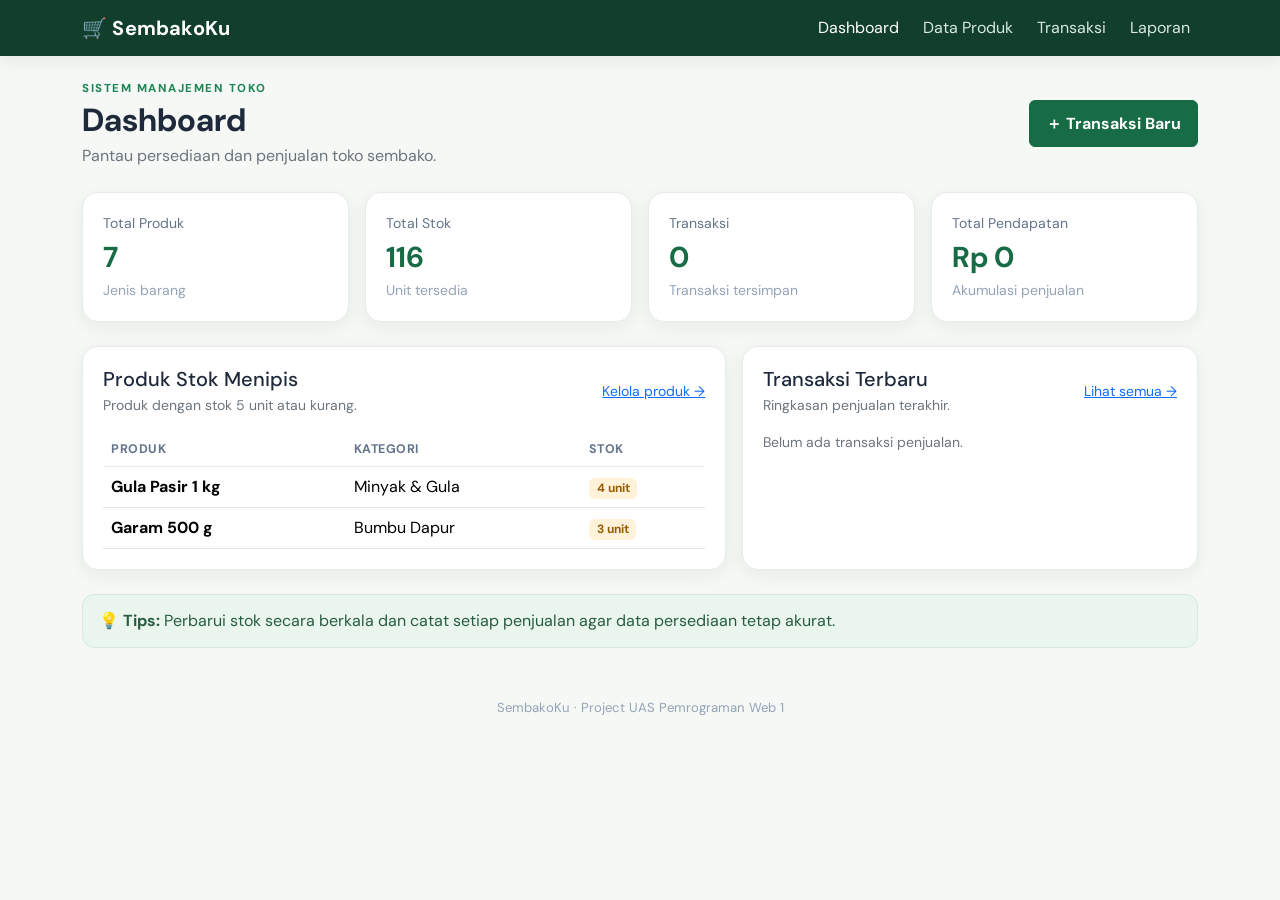
<file: index.html>
<!doctype html>
<html lang="id">
<head>
  <meta charset="utf-8"><meta name="viewport" content="width=device-width, initial-scale=1">
  <title>SembakoKu | Dashboard</title>
  <link href="https://cdn.jsdelivr.net/npm/bootstrap@5.3.3/dist/css/bootstrap.min.css" rel="stylesheet">
  <link rel="stylesheet" href="assets/style.css">
</head>
<body data-page="dashboard">
<nav class="navbar navbar-expand-lg navbar-dark app-nav">
  <div class="container"><a class="navbar-brand fw-bold" href="index.html">🛒 SembakoKu</a>
    <button class="navbar-toggler" data-bs-toggle="collapse" data-bs-target="#nav"><span class="navbar-toggler-icon"></span></button>
    <div class="collapse navbar-collapse" id="nav"><ul class="navbar-nav ms-auto">
      <li class="nav-item"><a class="nav-link active" href="index.html">Dashboard</a></li>
      <li class="nav-item"><a class="nav-link" href="produk.html">Data Produk</a></li>
      <li class="nav-item"><a class="nav-link" href="transaksi.html">Transaksi</a></li>
      <li class="nav-item"><a class="nav-link" href="laporan.html">Laporan</a></li>
    </ul></div>
  </div>
</nav>
<main class="container py-4">
  <div class="d-flex flex-wrap justify-content-between align-items-center mb-4 gap-2">
    <div><p class="eyebrow mb-1">SISTEM MANAJEMEN TOKO</p><h1 class="h2 fw-bold mb-1">Dashboard</h1><p class="text-secondary mb-0">Pantau persediaan dan penjualan toko sembako.</p></div>
    <a class="btn btn-brand" href="transaksi.html">＋ Transaksi Baru</a>
  </div>
  <section class="row g-3 mb-4">
    <div class="col-sm-6 col-xl-3"><div class="stat-card"><span>Total Produk</span><strong id="statProducts">0</strong><small>Jenis barang</small></div></div>
    <div class="col-sm-6 col-xl-3"><div class="stat-card"><span>Total Stok</span><strong id="statStock">0</strong><small>Unit tersedia</small></div></div>
    <div class="col-sm-6 col-xl-3"><div class="stat-card"><span>Transaksi</span><strong id="statTransactions">0</strong><small>Transaksi tersimpan</small></div></div>
    <div class="col-sm-6 col-xl-3"><div class="stat-card"><span>Total Pendapatan</span><strong id="statRevenue">Rp0</strong><small>Akumulasi penjualan</small></div></div>
  </section>
  <section class="row g-3">
    <div class="col-lg-7"><div class="panel h-100"><div class="panel-heading"><div><h2 class="h5 mb-1">Produk Stok Menipis</h2><p class="text-secondary small mb-0">Produk dengan stok 5 unit atau kurang.</p></div><a href="produk.html" class="small">Kelola produk →</a></div>
      <div class="table-responsive"><table class="table align-middle"><thead><tr><th>Produk</th><th>Kategori</th><th>Stok</th></tr></thead><tbody id="lowStockBody"></tbody></table></div>
    </div></div>
    <div class="col-lg-5"><div class="panel h-100"><div class="panel-heading"><div><h2 class="h5 mb-1">Transaksi Terbaru</h2><p class="text-secondary small mb-0">Ringkasan penjualan terakhir.</p></div><a href="laporan.html" class="small">Lihat semua →</a></div><div id="recentTransactions" class="recent-list"></div></div></div>
  </section>
  <div class="notice mt-4">💡 <strong>Tips:</strong> Perbarui stok secara berkala dan catat setiap penjualan agar data persediaan tetap akurat.</div>
</main>
<footer class="app-footer">SembakoKu · Project UAS Pemrograman Web 1</footer>
<script src="https://cdn.jsdelivr.net/npm/bootstrap@5.3.3/dist/js/bootstrap.bundle.min.js"></script><script src="assets/app.js"></script>
</body></html>
</file>
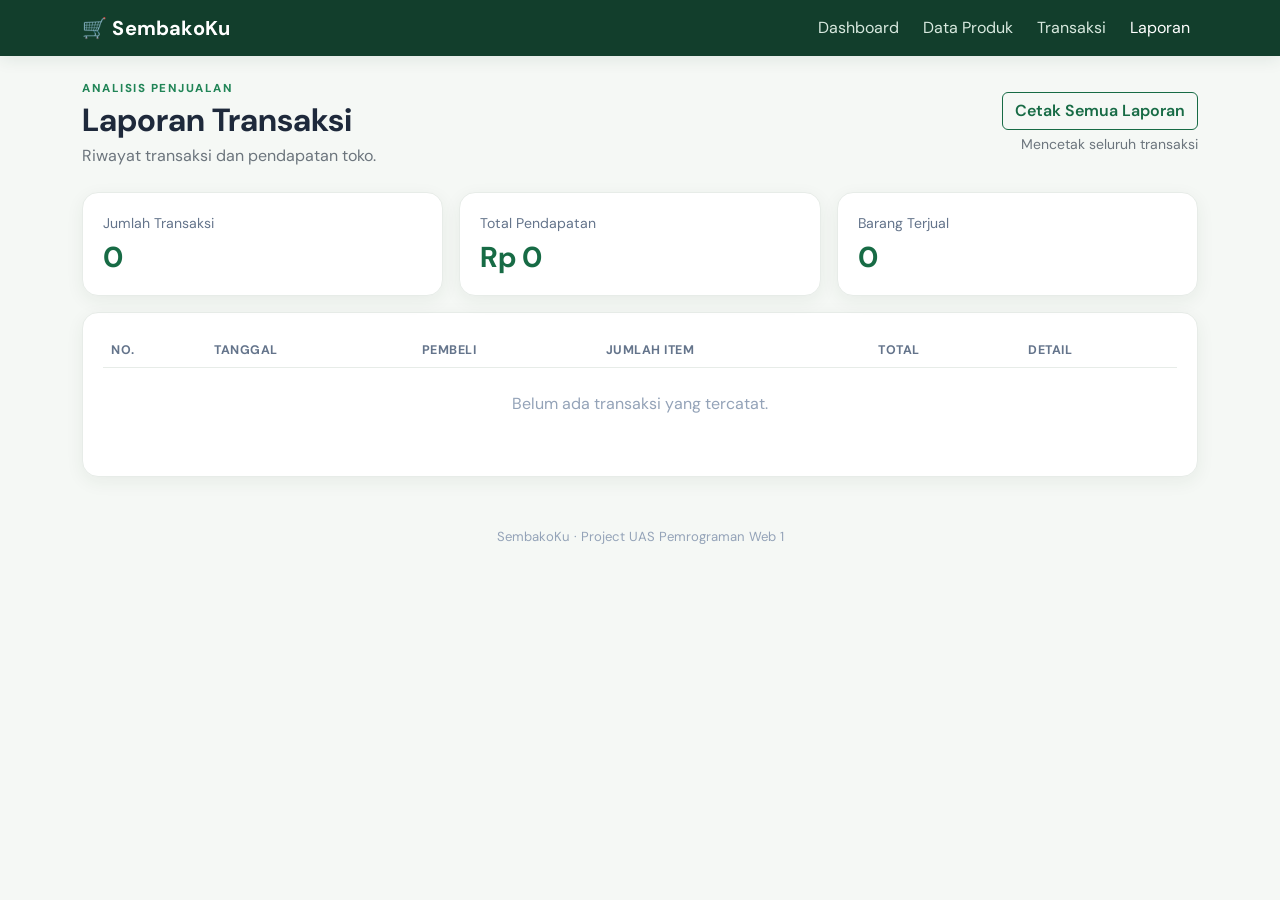
<file: laporan.html>
<!doctype html>
<html lang="id"><head><meta charset="utf-8"><meta name="viewport" content="width=device-width, initial-scale=1"><title>SembakoKu | Laporan</title><link href="https://cdn.jsdelivr.net/npm/bootstrap@5.3.3/dist/css/bootstrap.min.css" rel="stylesheet"><link rel="stylesheet" href="assets/style.css"></head>
<body data-page="laporan"><nav class="navbar navbar-expand-lg navbar-dark app-nav"><div class="container"><a class="navbar-brand fw-bold" href="index.html">🛒 SembakoKu</a><button class="navbar-toggler" data-bs-toggle="collapse" data-bs-target="#nav"><span class="navbar-toggler-icon"></span></button><div class="collapse navbar-collapse" id="nav"><ul class="navbar-nav ms-auto"><li class="nav-item"><a class="nav-link" href="index.html">Dashboard</a></li><li class="nav-item"><a class="nav-link" href="produk.html">Data Produk</a></li><li class="nav-item"><a class="nav-link" href="transaksi.html">Transaksi</a></li><li class="nav-item"><a class="nav-link active" href="laporan.html">Laporan</a></li></ul></div></div></nav>
<main class="container py-4"><div class="d-flex flex-wrap justify-content-between align-items-center gap-2 mb-4"><div><p class="eyebrow mb-1">ANALISIS PENJUALAN</p><h1 class="h2 fw-bold mb-1">Laporan Transaksi</h1><p class="text-secondary mb-0">Riwayat transaksi dan pendapatan toko.</p></div><div class="text-end"><button class="btn btn-outline-brand" id="printReport">Cetak Semua Laporan</button><div class="small text-secondary mt-1">Mencetak seluruh transaksi</div></div></div>
<div class="row g-3 mb-3"><div class="col-md-4"><div class="stat-card"><span>Jumlah Transaksi</span><strong id="reportCount">0</strong></div></div><div class="col-md-4"><div class="stat-card"><span>Total Pendapatan</span><strong id="reportRevenue">Rp0</strong></div></div><div class="col-md-4"><div class="stat-card"><span>Barang Terjual</span><strong id="reportItems">0</strong></div></div></div>
<div class="panel"><div class="table-responsive"><table class="table align-middle"><thead><tr><th>No.</th><th>Tanggal</th><th>Pembeli</th><th>Jumlah Item</th><th>Total</th><th>Detail</th></tr></thead><tbody id="reportTable"></tbody></table></div><p id="emptyReports" class="empty-state d-none">Belum ada transaksi yang tercatat.</p></div></main>
<div class="modal fade" id="detailModal" tabindex="-1"><div class="modal-dialog"><div class="modal-content"><div class="modal-header"><h5 class="modal-title">Detail Transaksi</h5><button class="btn-close" data-bs-dismiss="modal"></button></div><div class="modal-body" id="detailContent"></div></div></div></div>
<footer class="app-footer">SembakoKu · Project UAS Pemrograman Web 1</footer><script src="https://cdn.jsdelivr.net/npm/bootstrap@5.3.3/dist/js/bootstrap.bundle.min.js"></script><script src="assets/app.js"></script></body></html>
</file>
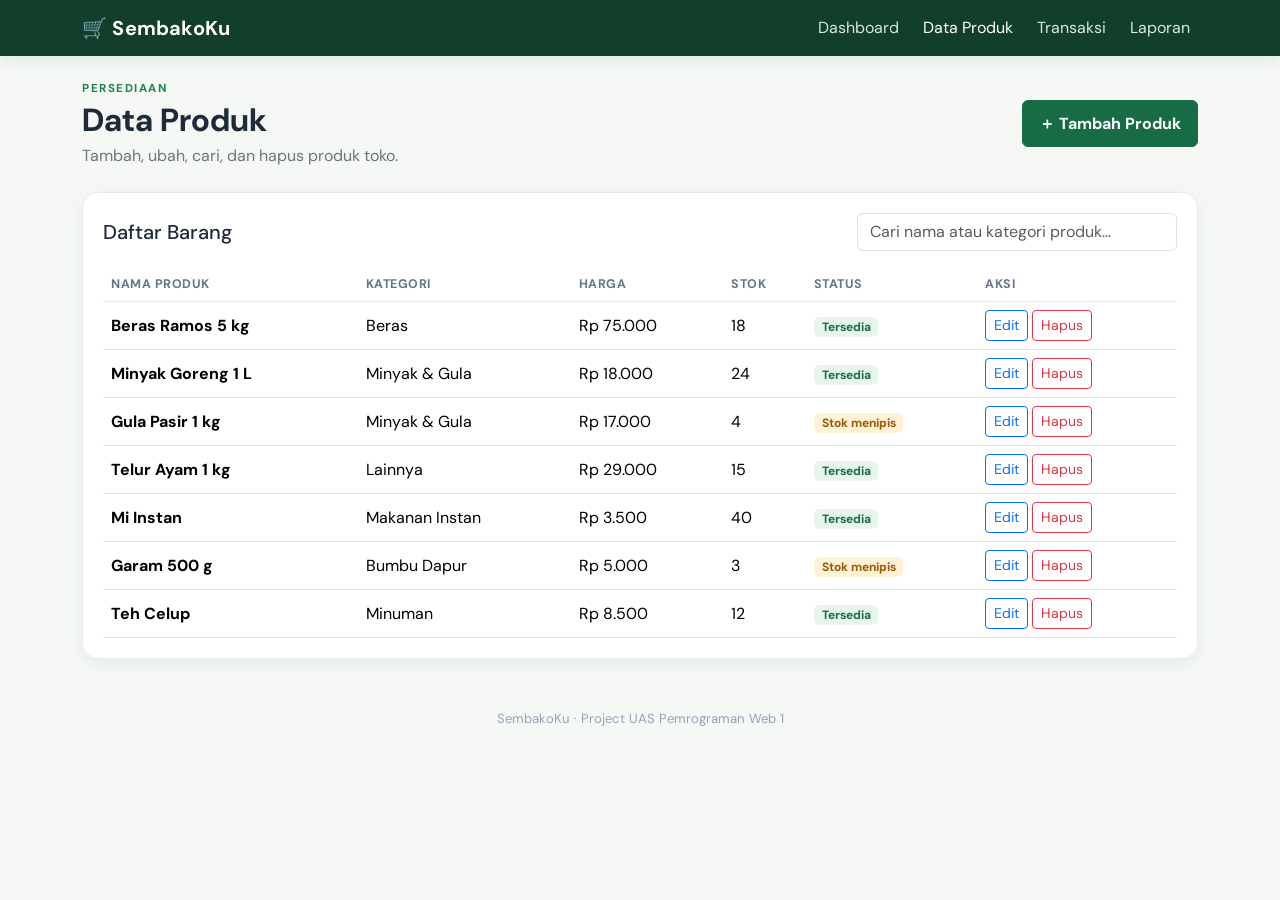
<file: produk.html>
<!doctype html>
<html lang="id"><head><meta charset="utf-8"><meta name="viewport" content="width=device-width, initial-scale=1">
<title>SembakoKu | Data Produk</title><link href="https://cdn.jsdelivr.net/npm/bootstrap@5.3.3/dist/css/bootstrap.min.css" rel="stylesheet"><link rel="stylesheet" href="assets/style.css"></head>
<body data-page="produk">
<nav class="navbar navbar-expand-lg navbar-dark app-nav"><div class="container"><a class="navbar-brand fw-bold" href="index.html">🛒 SembakoKu</a><button class="navbar-toggler" data-bs-toggle="collapse" data-bs-target="#nav"><span class="navbar-toggler-icon"></span></button><div class="collapse navbar-collapse" id="nav"><ul class="navbar-nav ms-auto"><li class="nav-item"><a class="nav-link" href="index.html">Dashboard</a></li><li class="nav-item"><a class="nav-link active" href="produk.html">Data Produk</a></li><li class="nav-item"><a class="nav-link" href="transaksi.html">Transaksi</a></li><li class="nav-item"><a class="nav-link" href="laporan.html">Laporan</a></li></ul></div></div></nav>
<main class="container py-4"><div class="d-flex flex-wrap justify-content-between align-items-center gap-2 mb-4"><div><p class="eyebrow mb-1">PERSEDIAAN</p><h1 class="h2 fw-bold mb-1">Data Produk</h1><p class="text-secondary mb-0">Tambah, ubah, cari, dan hapus produk toko.</p></div><button class="btn btn-brand" data-bs-toggle="modal" data-bs-target="#productModal" id="addProductBtn">＋ Tambah Produk</button></div>
<div class="panel"><div class="d-flex flex-wrap justify-content-between gap-2 align-items-center mb-3"><h2 class="h5 mb-0">Daftar Barang</h2><input id="productSearch" class="form-control search-box" placeholder="Cari nama atau kategori produk..."></div>
<div class="table-responsive"><table class="table align-middle"><thead><tr><th>Nama Produk</th><th>Kategori</th><th>Harga</th><th>Stok</th><th>Status</th><th>Aksi</th></tr></thead><tbody id="productTable"></tbody></table></div><p id="emptyProducts" class="empty-state d-none">Belum ada produk. Tambahkan produk pertama kamu.</p></div></main>
<div class="modal fade" id="productModal" tabindex="-1"><div class="modal-dialog"><div class="modal-content"><form id="productForm"><div class="modal-header"><h5 class="modal-title" id="modalTitle">Tambah Produk</h5><button type="button" class="btn-close" data-bs-dismiss="modal"></button></div><div class="modal-body">
<input type="hidden" id="productId"><div class="mb-3"><label class="form-label" for="productName">Nama produk</label><input class="form-control" id="productName" required maxlength="50"></div>
<div class="mb-3"><label class="form-label" for="productCategory">Kategori</label><select class="form-select" id="productCategory" required><option value="">Pilih kategori</option><option>Beras</option><option>Minyak & Gula</option><option>Bumbu Dapur</option><option>Makanan Instan</option><option>Minuman</option><option>Lainnya</option></select></div>
<div class="row"><div class="col-6 mb-3"><label class="form-label" for="productPrice">Harga (Rp)</label><input type="number" min="1" class="form-control" id="productPrice" required></div><div class="col-6 mb-3"><label class="form-label" for="productStock">Stok</label><input type="number" min="0" class="form-control" id="productStock" required></div></div>
<div class="form-text">Harga harus lebih dari 0 dan stok tidak boleh negatif.</div></div><div class="modal-footer"><button type="button" class="btn btn-light" data-bs-dismiss="modal">Batal</button><button class="btn btn-brand" type="submit">Simpan Produk</button></div></form></div></div></div>
<footer class="app-footer">SembakoKu · Project UAS Pemrograman Web 1</footer>
<script src="https://code.jquery.com/jquery-3.7.1.min.js"></script><script src="https://cdn.jsdelivr.net/npm/bootstrap@5.3.3/dist/js/bootstrap.bundle.min.js"></script><script src="assets/app.js"></script></body></html>
</file>
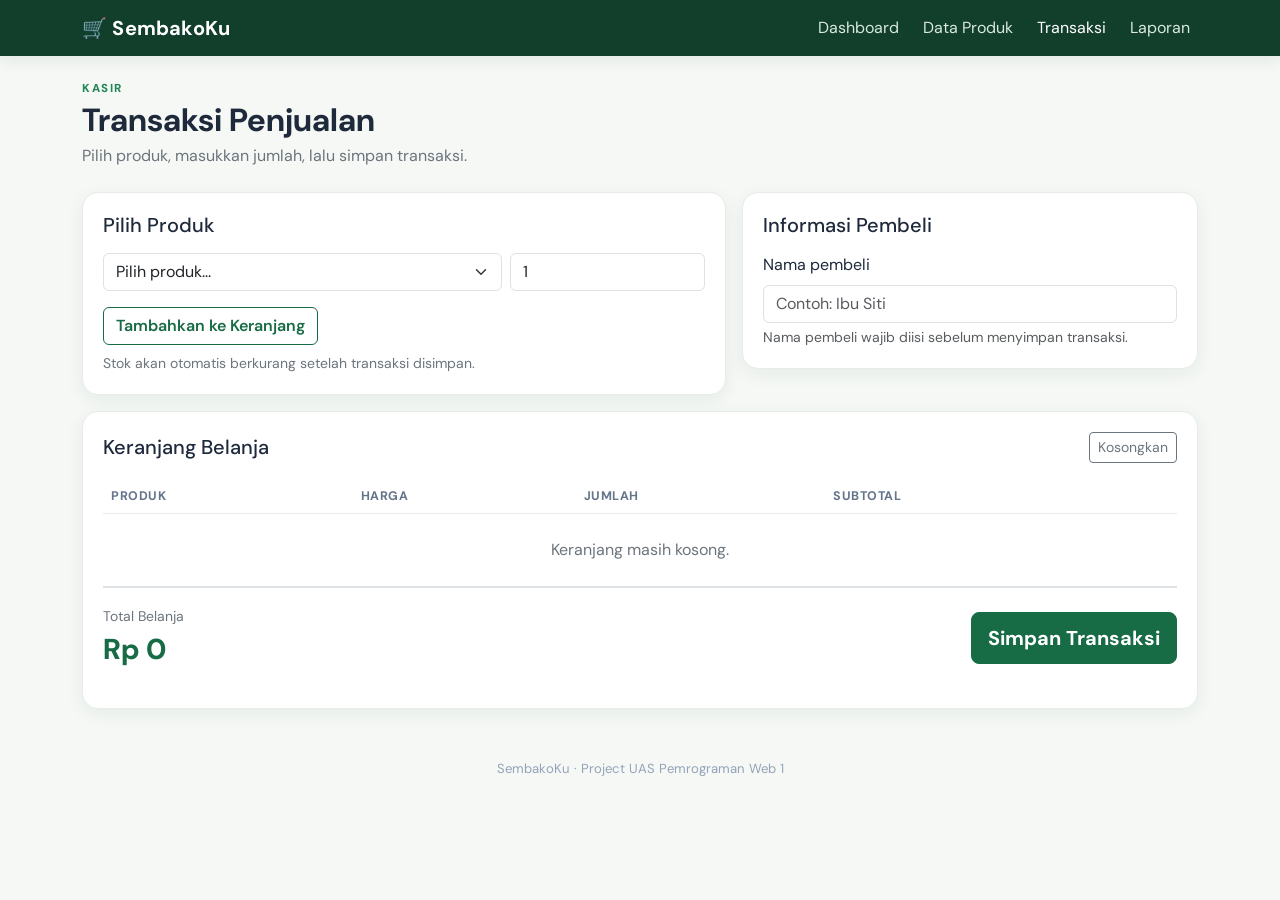
<file: transaksi.html>
<!doctype html>
<html lang="id"><head><meta charset="utf-8"><meta name="viewport" content="width=device-width, initial-scale=1"><title>SembakoKu | Transaksi</title><link href="https://cdn.jsdelivr.net/npm/bootstrap@5.3.3/dist/css/bootstrap.min.css" rel="stylesheet"><link rel="stylesheet" href="assets/style.css"></head>
<body data-page="transaksi"><nav class="navbar navbar-expand-lg navbar-dark app-nav"><div class="container"><a class="navbar-brand fw-bold" href="index.html">🛒 SembakoKu</a><button class="navbar-toggler" data-bs-toggle="collapse" data-bs-target="#nav"><span class="navbar-toggler-icon"></span></button><div class="collapse navbar-collapse" id="nav"><ul class="navbar-nav ms-auto"><li class="nav-item"><a class="nav-link" href="index.html">Dashboard</a></li><li class="nav-item"><a class="nav-link" href="produk.html">Data Produk</a></li><li class="nav-item"><a class="nav-link active" href="transaksi.html">Transaksi</a></li><li class="nav-item"><a class="nav-link" href="laporan.html">Laporan</a></li></ul></div></div></nav>
<main class="container py-4"><div class="mb-4"><p class="eyebrow mb-1">KASIR</p><h1 class="h2 fw-bold mb-1">Transaksi Penjualan</h1><p class="text-secondary mb-0">Pilih produk, masukkan jumlah, lalu simpan transaksi.</p></div>
<div class="row g-3"><div class="col-lg-7"><div class="panel"><h2 class="h5 mb-3">Pilih Produk</h2><div class="row g-2 mb-3"><div class="col-md-8"><select id="saleProduct" class="form-select"><option value="">Pilih produk...</option></select></div><div class="col-md-4"><input type="number" min="1" value="1" id="saleQty" class="form-control" aria-label="Jumlah produk"></div></div><button class="btn btn-outline-brand" id="addToCart">Tambahkan ke Keranjang</button><div class="small text-secondary mt-2">Stok akan otomatis berkurang setelah transaksi disimpan.</div></div></div>
<div class="col-lg-5"><div class="panel"><h2 class="h5 mb-3">Informasi Pembeli</h2><label class="form-label" for="customerName">Nama pembeli</label><input id="customerName" class="form-control" placeholder="Contoh: Ibu Siti" maxlength="60"><div class="form-text">Nama pembeli wajib diisi sebelum menyimpan transaksi.</div></div></div>
<div class="col-12"><div class="panel"><div class="d-flex justify-content-between align-items-center mb-3"><h2 class="h5 mb-0">Keranjang Belanja</h2><button class="btn btn-sm btn-outline-secondary" id="clearCart">Kosongkan</button></div><div class="table-responsive"><table class="table align-middle"><thead><tr><th>Produk</th><th>Harga</th><th>Jumlah</th><th>Subtotal</th><th></th></tr></thead><tbody id="cartTable"></tbody></table></div><div class="d-flex flex-wrap justify-content-between align-items-center border-top pt-3 gap-3"><div><span class="text-secondary small">Total Belanja</span><div class="total-price" id="cartTotal">Rp0</div></div><button class="btn btn-brand btn-lg" id="saveSale">Simpan Transaksi</button></div><div id="saleMessage" class="mt-3" role="status"></div></div></div></div></main>
<footer class="app-footer">SembakoKu · Project UAS Pemrograman Web 1</footer><script src="https://cdn.jsdelivr.net/npm/bootstrap@5.3.3/dist/js/bootstrap.bundle.min.js"></script><script src="assets/app.js"></script></body></html>
</file>
<file: assets/style.css>
@import url('https://fonts.googleapis.com/css2?family=DM+Sans:wght@400;500;600;700;800&display=swap');
:root{--green:#176b45;--green2:#218557;--ink:#1e293b;--muted:#64748b;--line:#e7ece8;--bg:#f5f8f5}
*{box-sizing:border-box}body{font-family:'DM Sans',Arial,sans-serif;background:var(--bg);color:var(--ink);min-height:100vh}.app-nav{background:#123e2c;box-shadow:0 3px 16px #123e2c18}.navbar-brand{letter-spacing:.2px}.nav-link{color:#d8e9df!important;margin-left:8px}.nav-link.active,.nav-link:hover{color:#fff!important}.eyebrow{font-size:.72rem;font-weight:800;letter-spacing:1.5px;color:var(--green2)}.btn-brand{background:var(--green);border-color:var(--green);color:white;font-weight:700;padding:.65rem 1rem}.btn-brand:hover{background:#105536;color:white}.btn-outline-brand{border:1px solid var(--green);color:var(--green);font-weight:600}.btn-outline-brand:hover{background:var(--green);color:#fff}.stat-card,.panel{background:white;border:1px solid var(--line);border-radius:16px;padding:20px;box-shadow:0 5px 18px #193b2510}.stat-card{height:100%;display:flex;flex-direction:column;gap:5px}.stat-card span{font-size:.88rem;color:var(--muted)}.stat-card strong{font-size:1.8rem;line-height:1.25;color:var(--green);overflow-wrap:anywhere}.stat-card small{color:#94a3b8}.panel-heading{display:flex;justify-content:space-between;align-items:center;margin-bottom:16px;gap:12px}.table{--bs-table-bg:transparent;margin-bottom:0}.table thead th{font-size:.78rem;color:#64748b;text-transform:uppercase;letter-spacing:.5px;border-bottom-color:var(--line);white-space:nowrap}.table td{vertical-align:middle}.search-box{max-width:320px}.badge-stock{background:#e7f6ed;color:#176b45}.badge-low{background:#fff2d8;color:#9a5b00}.recent-list{display:grid;gap:12px}.recent-item{display:flex;justify-content:space-between;gap:12px;border-bottom:1px solid var(--line);padding-bottom:10px}.recent-item:last-child{border:0}.recent-item strong{display:block;font-size:.92rem}.recent-item small{color:var(--muted)}.notice{background:#eaf5ee;border:1px solid #d5eadc;padding:14px 16px;border-radius:12px;color:#285d40}.app-footer{text-align:center;padding:26px 12px;color:#94a3b8;font-size:.82rem}.empty-state{text-align:center;color:#94a3b8;padding:24px}.total-price{font-size:1.8rem;font-weight:800;color:var(--green)}.form-control:focus,.form-select:focus{border-color:#62a987;box-shadow:0 0 0 .2rem #21855720}.modal-content{border:0;border-radius:16px;overflow:hidden}.modal-header{background:#f4f8f5}.product-name{font-weight:700}.muted{color:var(--muted)}@media(max-width:575px){.panel{padding:15px}.stat-card{padding:16px}.panel-heading{align-items:flex-start;flex-direction:column}.search-box{max-width:100%;width:100%}}@media print{.app-nav,.app-footer,.btn{display:none!important}body{background:#fff}.panel,.stat-card{box-shadow:none;border:1px solid #ddd}}
</file>
